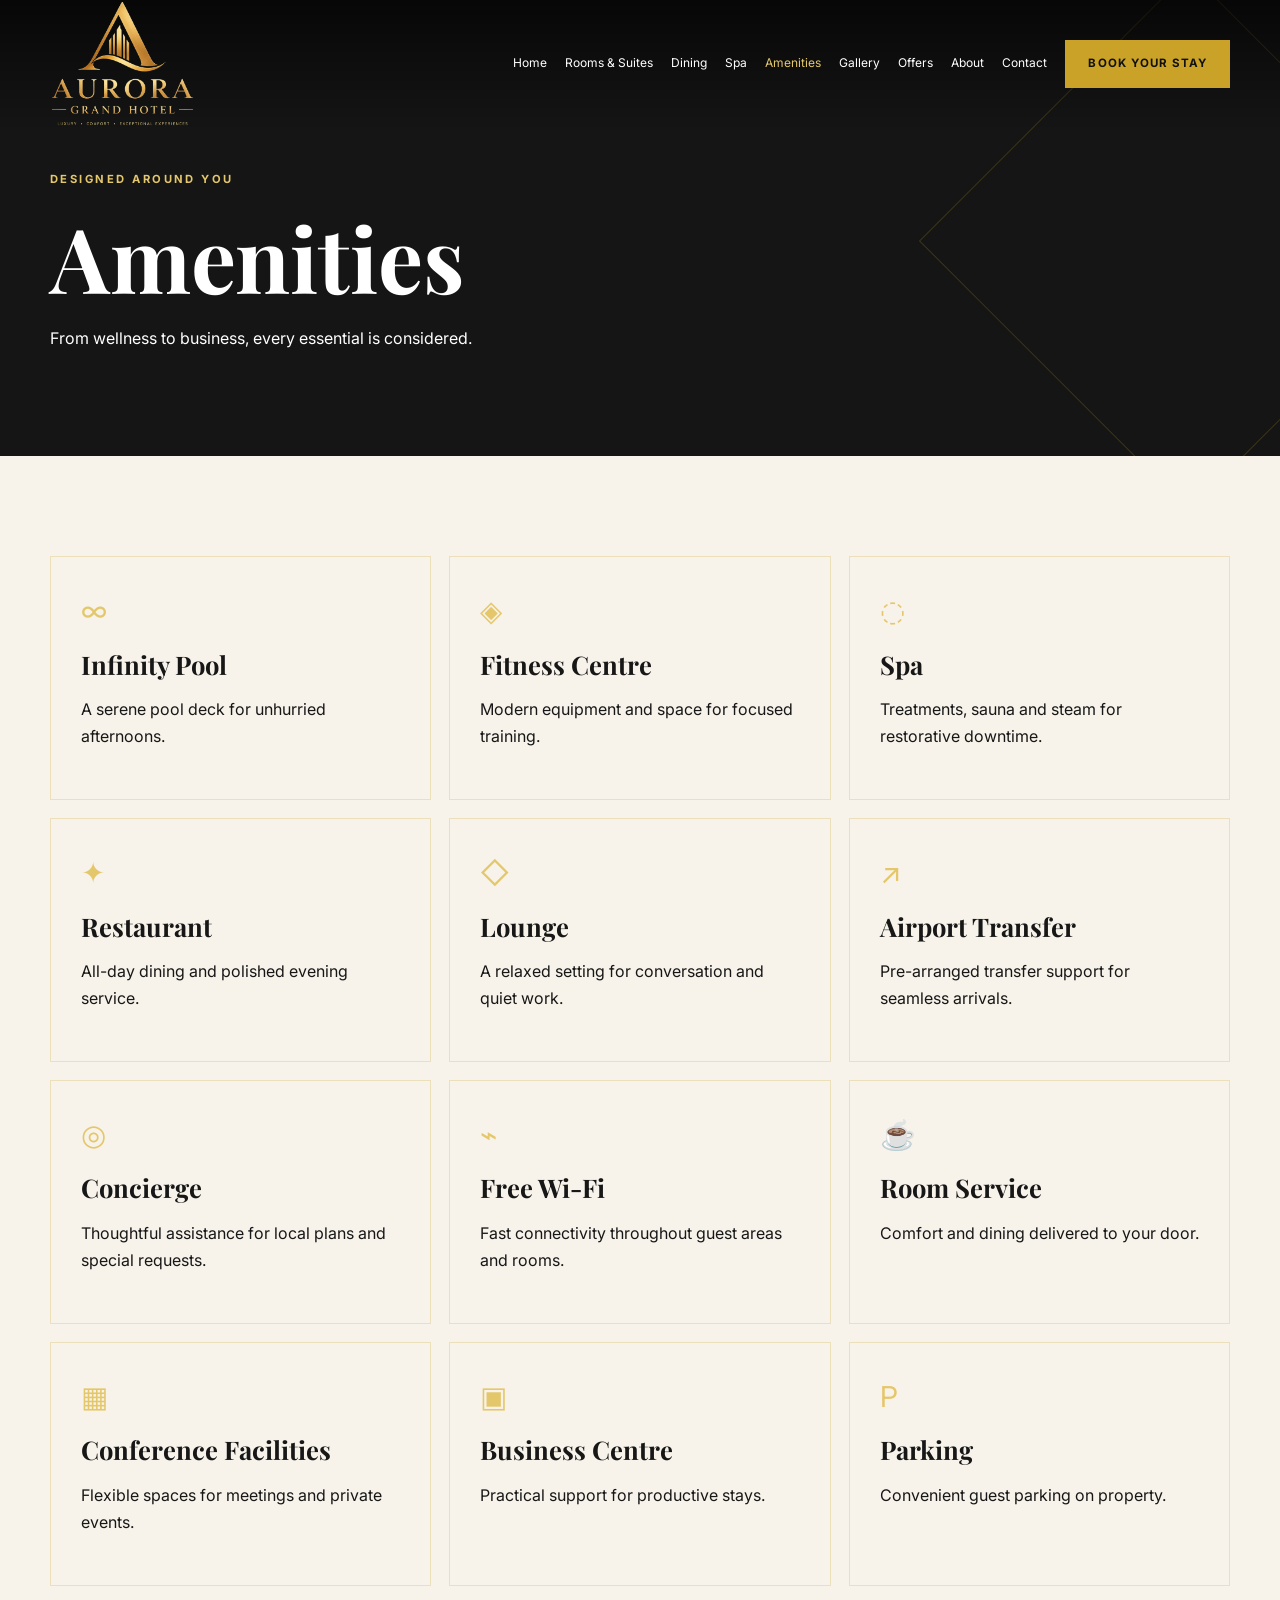
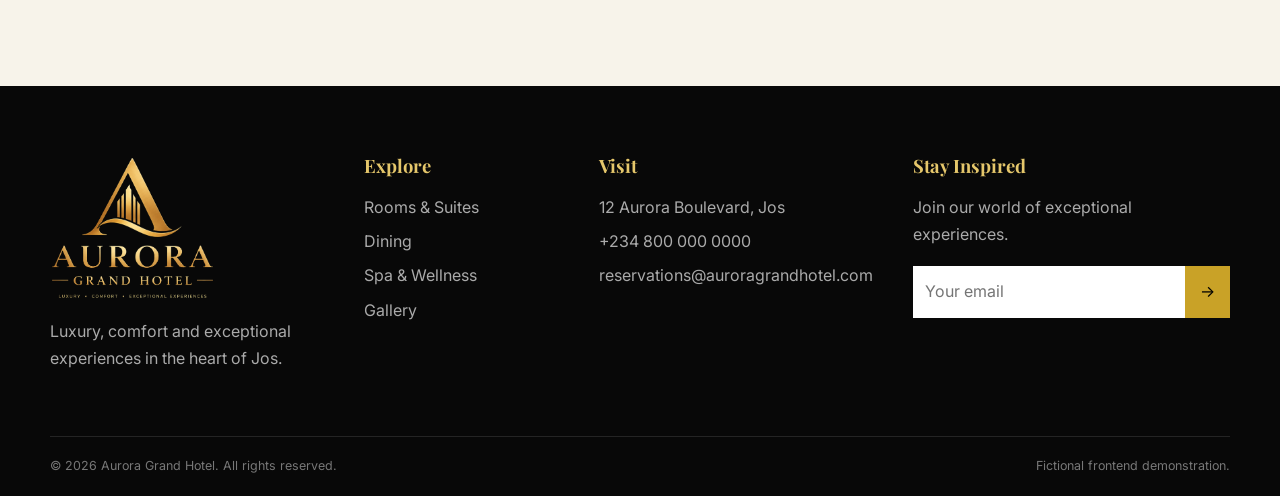
<file: amenities.html>
<!doctype html><html lang="en"><head><meta charset="utf-8"><meta name="viewport" content="width=device-width,initial-scale=1"><title>Amenities | Aurora Grand Hotel</title><meta name="description" content="Explore the facilities and services designed to make every Aurora Grand Hotel stay effortless."><meta property="og:title" content="Amenities | Aurora Grand Hotel"><meta property="og:description" content="Explore the facilities and services designed to make every Aurora Grand Hotel stay effortless."><meta property="og:type" content="website"><link rel="canonical" href="https://YOUR-DOMAIN.example/amenities.html"><link rel="stylesheet" href="style.css"><link rel="stylesheet" href="responsive.css"><link rel="stylesheet" href="animations.css"><script type="application/ld+json">{"@context":"https://schema.org","@type":"Hotel","name":"Aurora Grand Hotel","address":{"@type":"PostalAddress","streetAddress":"12 Aurora Boulevard","addressLocality":"Jos","addressRegion":"Plateau State","addressCountry":"NG"},"telephone":"+234 800 000 0000"}</script></head><body><a class="skip-link" href="#main-content">Skip to content</a><header class="site-header"><div class="container nav-wrap"><a class="brand" href="index.html"><img src="aurora-grand-logo.png" alt="Aurora Grand Hotel"></a><button class="nav-toggle" aria-label="Open navigation" aria-expanded="false">☰</button><nav aria-label="Primary navigation"><ul class="nav-list"><li><a href="index.html" >Home</a></li><li><a href="rooms.html" >Rooms & Suites</a></li><li><a href="dining.html" >Dining</a></li><li><a href="spa.html" >Spa</a></li><li><a href="amenities.html" aria-current=page>Amenities</a></li><li><a href="gallery.html" >Gallery</a></li><li><a href="offers.html" >Offers</a></li><li><a href="about.html" >About</a></li><li><a href="contact.html" >Contact</a></li><li><a class="btn btn-gold" href="reservation.html">Book Your Stay</a></li></ul></nav></div></header><main id="main-content"><section class="page-hero"><div class="container"><div class="eyebrow">Designed around you</div><h1>Amenities</h1><p>From wellness to business, every essential is considered.</p></div></section><section class="section"><div class="container"><div class="feature-grid"><article class="feature reveal"><div class="feature-icon">∞</div><h3>Infinity Pool</h3><p>A serene pool deck for unhurried afternoons.</p></article><article class="feature reveal"><div class="feature-icon">◈</div><h3>Fitness Centre</h3><p>Modern equipment and space for focused training.</p></article><article class="feature reveal"><div class="feature-icon">◌</div><h3>Spa</h3><p>Treatments, sauna and steam for restorative downtime.</p></article><article class="feature reveal"><div class="feature-icon">✦</div><h3>Restaurant</h3><p>All-day dining and polished evening service.</p></article><article class="feature reveal"><div class="feature-icon">◇</div><h3>Lounge</h3><p>A relaxed setting for conversation and quiet work.</p></article><article class="feature reveal"><div class="feature-icon">↗</div><h3>Airport Transfer</h3><p>Pre-arranged transfer support for seamless arrivals.</p></article><article class="feature reveal"><div class="feature-icon">◎</div><h3>Concierge</h3><p>Thoughtful assistance for local plans and special requests.</p></article><article class="feature reveal"><div class="feature-icon">⌁</div><h3>Free Wi-Fi</h3><p>Fast connectivity throughout guest areas and rooms.</p></article><article class="feature reveal"><div class="feature-icon">☕</div><h3>Room Service</h3><p>Comfort and dining delivered to your door.</p></article><article class="feature reveal"><div class="feature-icon">▦</div><h3>Conference Facilities</h3><p>Flexible spaces for meetings and private events.</p></article><article class="feature reveal"><div class="feature-icon">▣</div><h3>Business Centre</h3><p>Practical support for productive stays.</p></article><article class="feature reveal"><div class="feature-icon">P</div><h3>Parking</h3><p>Convenient guest parking on property.</p></article></div></div></section></main><footer class="footer"><div class="container"><div class="footer-grid"><div><a class="brand" href="index.html"><img src="aurora-grand-logo.png" alt="Aurora Grand Hotel"></a><p style="color:#aaa;margin-top:18px">Luxury, comfort and exceptional experiences in the heart of Jos.</p></div><div><h3>Explore</h3><ul><li><a href="rooms.html">Rooms & Suites</a></li><li><a href="dining.html">Dining</a></li><li><a href="spa.html">Spa & Wellness</a></li><li><a href="gallery.html">Gallery</a></li></ul></div><div><h3>Visit</h3><ul><li>12 Aurora Boulevard, Jos</li><li><a href="tel:+2348000000000">+234 800 000 0000</a></li><li><a href="mailto:reservations@auroragrandhotel.com">reservations@auroragrandhotel.com</a></li></ul></div><div><h3>Stay Inspired</h3><p style="color:#aaa">Join our world of exceptional experiences.</p><form class="newsletter js-demo-form"><input type="email" required placeholder="Your email" aria-label="Email address"><button>→</button></form><div class="form-notice" aria-live="polite"></div></div></div><div class="footer-bottom"><span>© 2026 Aurora Grand Hotel. All rights reserved.</span><span>Fictional frontend demonstration.</span></div></div></footer><button class="to-top" aria-label="Scroll to top">↑</button><script src="main.js"></script><script src="navigation.js"></script><script src="animations.js"></script></body></html>
</file>
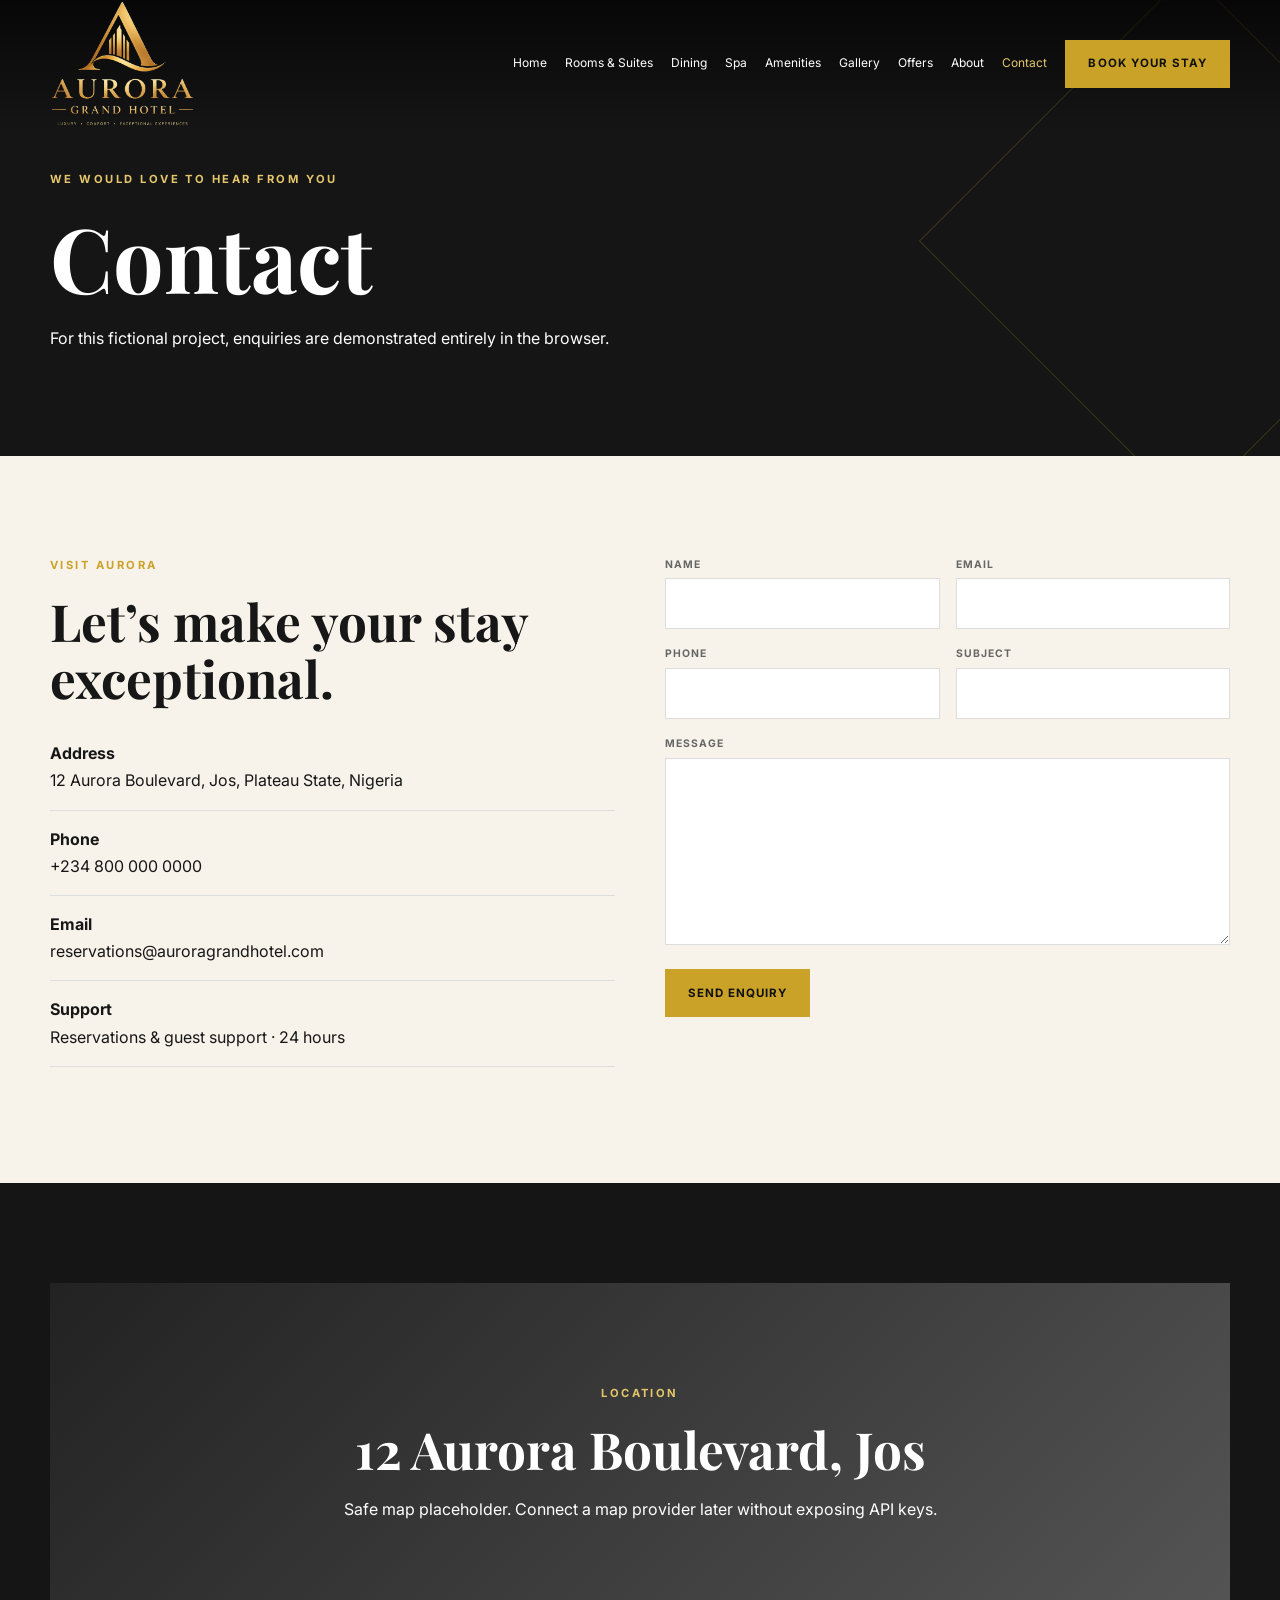
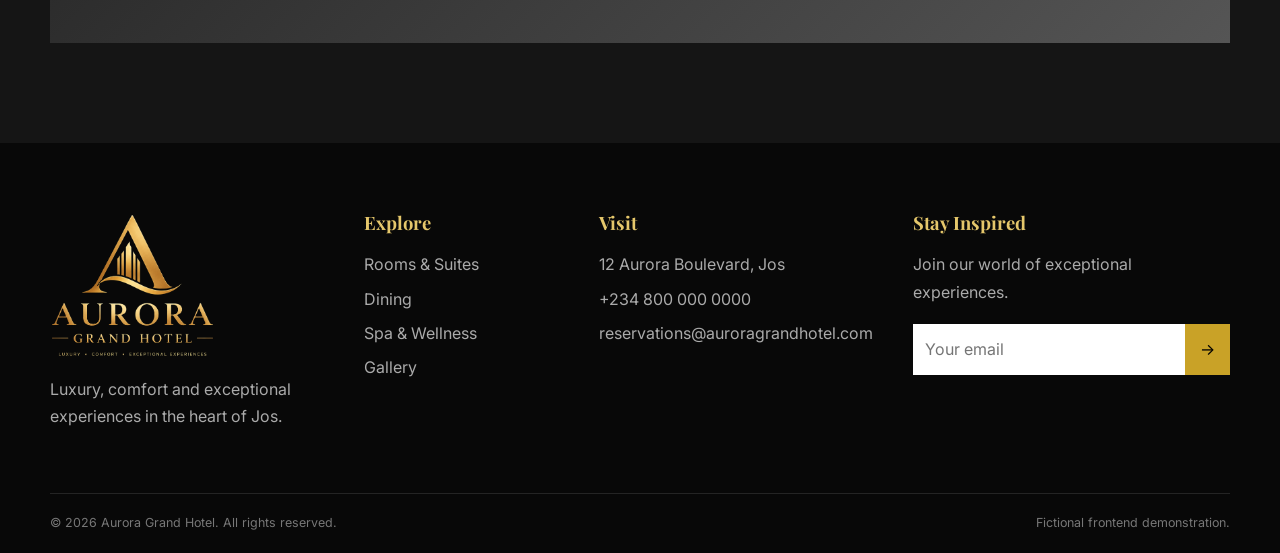
<file: contact.html>
<!doctype html><html lang="en"><head><meta charset="utf-8"><meta name="viewport" content="width=device-width,initial-scale=1"><title>Contact | Aurora Grand Hotel</title><meta name="description" content="Contact Aurora Grand Hotel for accommodation, dining, wellness and event enquiries."><meta property="og:title" content="Contact | Aurora Grand Hotel"><meta property="og:description" content="Contact Aurora Grand Hotel for accommodation, dining, wellness and event enquiries."><meta property="og:type" content="website"><link rel="canonical" href="https://YOUR-DOMAIN.example/contact.html"><link rel="stylesheet" href="style.css"><link rel="stylesheet" href="responsive.css"><link rel="stylesheet" href="animations.css"><script type="application/ld+json">{"@context":"https://schema.org","@type":"Hotel","name":"Aurora Grand Hotel","address":{"@type":"PostalAddress","streetAddress":"12 Aurora Boulevard","addressLocality":"Jos","addressRegion":"Plateau State","addressCountry":"NG"},"telephone":"+234 800 000 0000"}</script></head><body><a class="skip-link" href="#main-content">Skip to content</a><header class="site-header"><div class="container nav-wrap"><a class="brand" href="index.html"><img src="aurora-grand-logo.png" alt="Aurora Grand Hotel"></a><button class="nav-toggle" aria-label="Open navigation" aria-expanded="false">☰</button><nav aria-label="Primary navigation"><ul class="nav-list"><li><a href="index.html" >Home</a></li><li><a href="rooms.html" >Rooms & Suites</a></li><li><a href="dining.html" >Dining</a></li><li><a href="spa.html" >Spa</a></li><li><a href="amenities.html" >Amenities</a></li><li><a href="gallery.html" >Gallery</a></li><li><a href="offers.html" >Offers</a></li><li><a href="about.html" >About</a></li><li><a href="contact.html" aria-current=page>Contact</a></li><li><a class="btn btn-gold" href="reservation.html">Book Your Stay</a></li></ul></nav></div></header><main id="main-content"><section class="page-hero"><div class="container"><div class="eyebrow">We would love to hear from you</div><h1>Contact</h1><p>For this fictional project, enquiries are demonstrated entirely in the browser.</p></div></section><section class="section"><div class="container contact-grid"><div><div class="eyebrow" style="color:var(--gold)">Visit Aurora</div><h2>Let’s make your stay exceptional.</h2><ul class="contact-list"><li><strong>Address</strong><br>12 Aurora Boulevard, Jos, Plateau State, Nigeria</li><li><strong>Phone</strong><br><a href="tel:+2348000000000">+234 800 000 0000</a></li><li><strong>Email</strong><br><a href="mailto:reservations@auroragrandhotel.com">reservations@auroragrandhotel.com</a></li><li><strong>Support</strong><br>Reservations & guest support · 24 hours</li></ul></div><div><form class="form-grid js-demo-form"><div class="field"><label>Name</label><input required></div><div class="field"><label>Email</label><input type="email" required></div><div class="field"><label>Phone</label><input type="tel" required></div><div class="field"><label>Subject</label><input required></div><div class="field full"><label>Message</label><textarea rows="6" required></textarea></div><div class="full"><button class="btn btn-gold">Send Enquiry</button></div></form><div class="form-notice" aria-live="polite"></div></div></div></section><section class="section section-dark"><div class="container"><div class="map-placeholder"><div><div class="eyebrow">Location</div><h2>12 Aurora Boulevard, Jos</h2><p>Safe map placeholder. Connect a map provider later without exposing API keys.</p></div></div></div></section></main><footer class="footer"><div class="container"><div class="footer-grid"><div><a class="brand" href="index.html"><img src="aurora-grand-logo.png" alt="Aurora Grand Hotel"></a><p style="color:#aaa;margin-top:18px">Luxury, comfort and exceptional experiences in the heart of Jos.</p></div><div><h3>Explore</h3><ul><li><a href="rooms.html">Rooms & Suites</a></li><li><a href="dining.html">Dining</a></li><li><a href="spa.html">Spa & Wellness</a></li><li><a href="gallery.html">Gallery</a></li></ul></div><div><h3>Visit</h3><ul><li>12 Aurora Boulevard, Jos</li><li><a href="tel:+2348000000000">+234 800 000 0000</a></li><li><a href="mailto:reservations@auroragrandhotel.com">reservations@auroragrandhotel.com</a></li></ul></div><div><h3>Stay Inspired</h3><p style="color:#aaa">Join our world of exceptional experiences.</p><form class="newsletter js-demo-form"><input type="email" required placeholder="Your email" aria-label="Email address"><button>→</button></form><div class="form-notice" aria-live="polite"></div></div></div><div class="footer-bottom"><span>© 2026 Aurora Grand Hotel. All rights reserved.</span><span>Fictional frontend demonstration.</span></div></div></footer><button class="to-top" aria-label="Scroll to top">↑</button><script src="main.js"></script><script src="navigation.js"></script><script src="animations.js"></script></body></html>
</file>
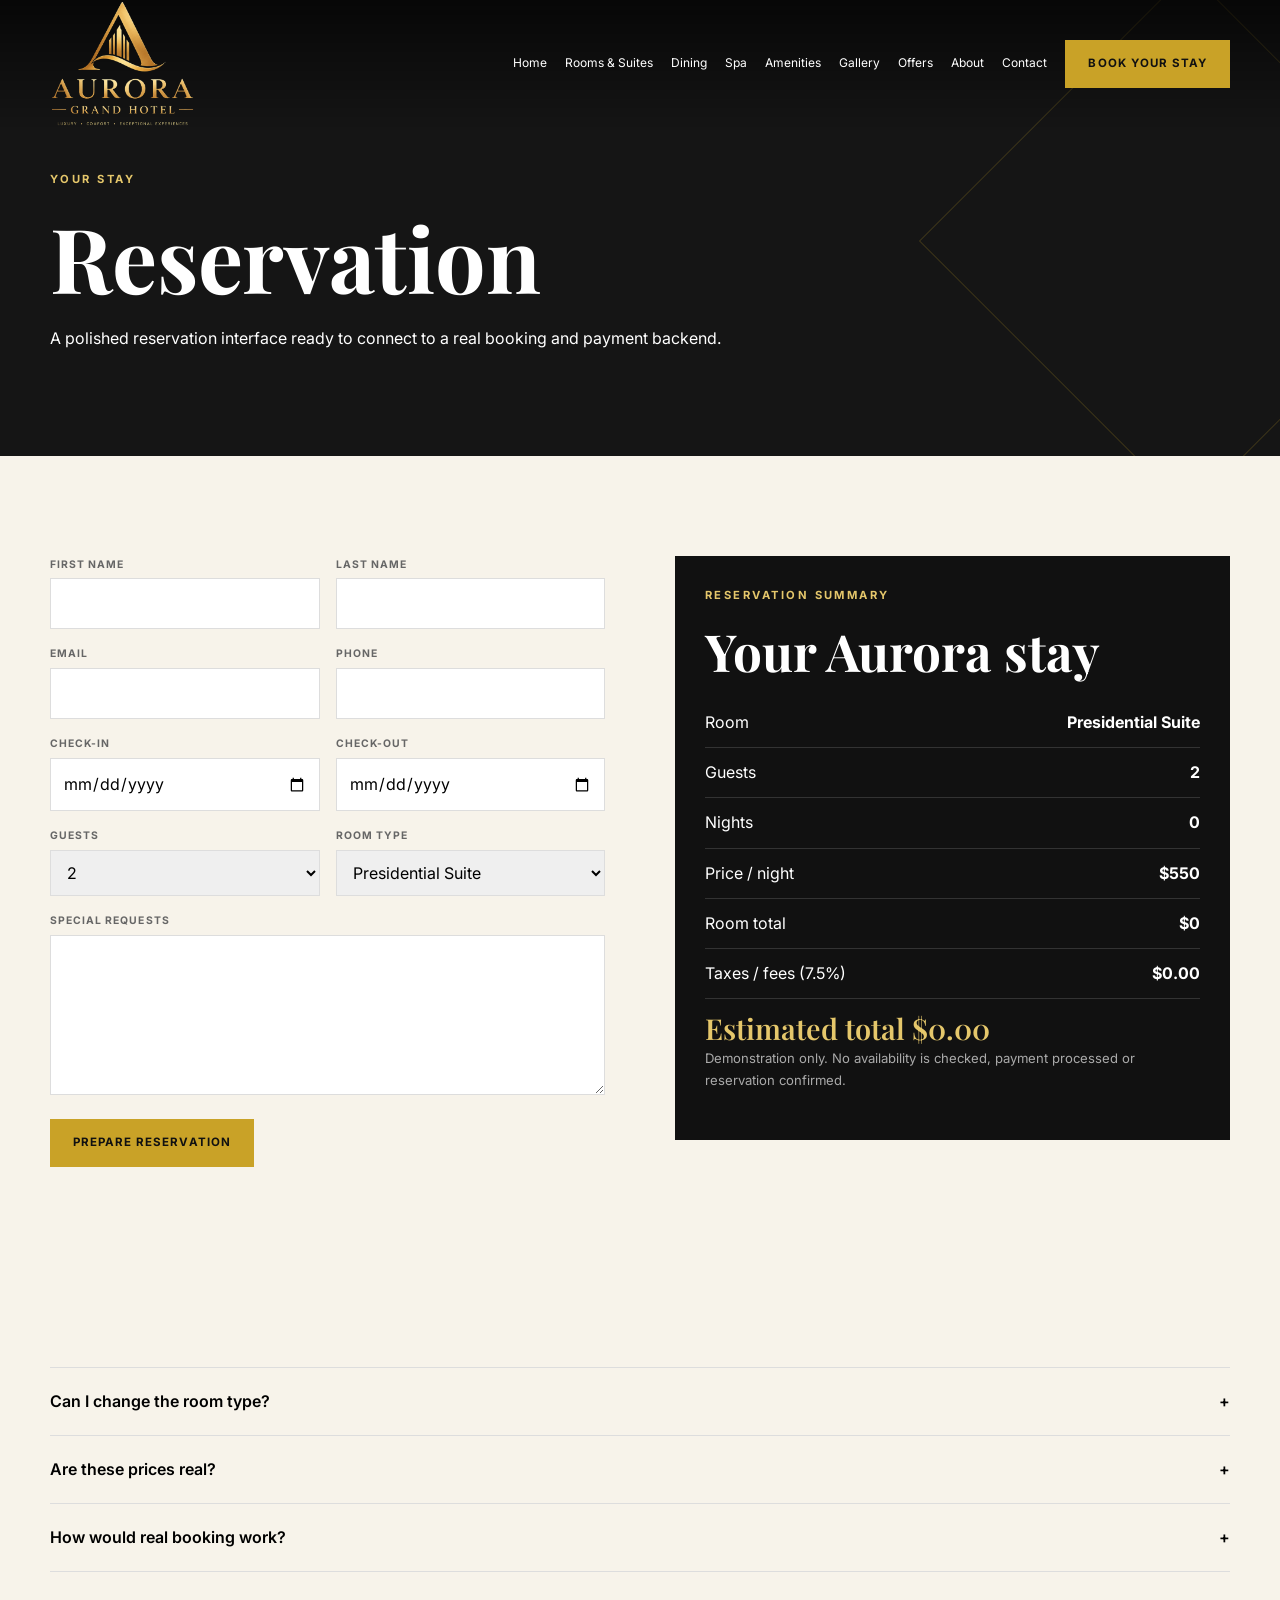
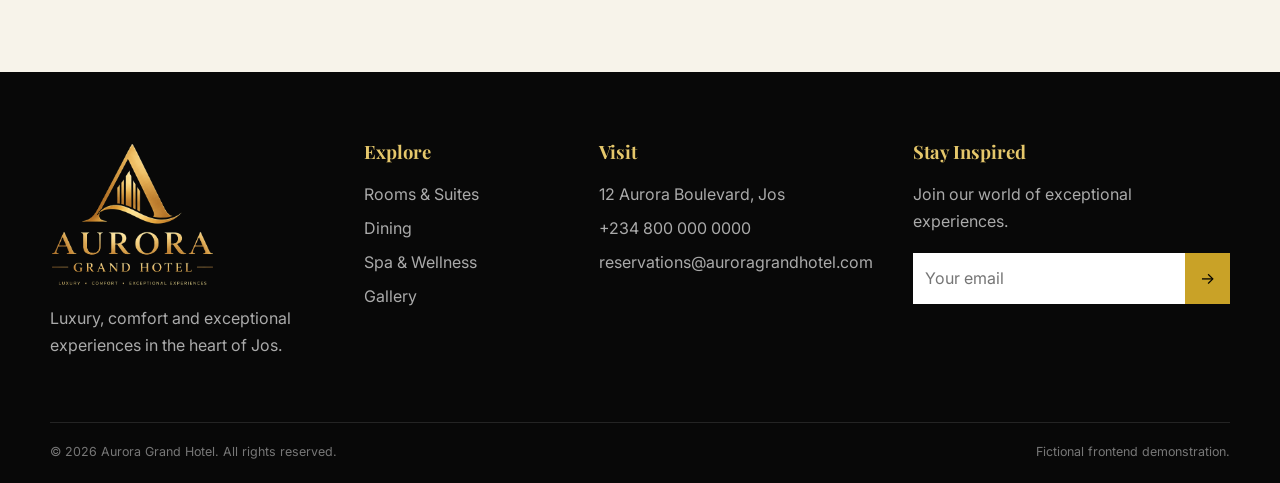
<file: reservation.html>
<!doctype html><html lang="en"><head><meta charset="utf-8"><meta name="viewport" content="width=device-width,initial-scale=1"><title>Reservation | Aurora Grand Hotel</title><meta name="description" content="Prepare a frontend reservation request for an Aurora Grand Hotel room."><meta property="og:title" content="Reservation | Aurora Grand Hotel"><meta property="og:description" content="Prepare a frontend reservation request for an Aurora Grand Hotel room."><meta property="og:type" content="website"><link rel="canonical" href="https://YOUR-DOMAIN.example/reservation.html"><link rel="stylesheet" href="style.css"><link rel="stylesheet" href="responsive.css"><link rel="stylesheet" href="animations.css"><script type="application/ld+json">{"@context":"https://schema.org","@type":"Hotel","name":"Aurora Grand Hotel","address":{"@type":"PostalAddress","streetAddress":"12 Aurora Boulevard","addressLocality":"Jos","addressRegion":"Plateau State","addressCountry":"NG"},"telephone":"+234 800 000 0000"}</script></head><body><a class="skip-link" href="#main-content">Skip to content</a><header class="site-header"><div class="container nav-wrap"><a class="brand" href="index.html"><img src="aurora-grand-logo.png" alt="Aurora Grand Hotel"></a><button class="nav-toggle" aria-label="Open navigation" aria-expanded="false">☰</button><nav aria-label="Primary navigation"><ul class="nav-list"><li><a href="index.html" >Home</a></li><li><a href="rooms.html" >Rooms & Suites</a></li><li><a href="dining.html" >Dining</a></li><li><a href="spa.html" >Spa</a></li><li><a href="amenities.html" >Amenities</a></li><li><a href="gallery.html" >Gallery</a></li><li><a href="offers.html" >Offers</a></li><li><a href="about.html" >About</a></li><li><a href="contact.html" >Contact</a></li><li><a class="btn btn-gold" href="reservation.html">Book Your Stay</a></li></ul></nav></div></header><main id="main-content"><section class="page-hero"><div class="container"><div class="eyebrow">Your stay</div><h1>Reservation</h1><p>A polished reservation interface ready to connect to a real booking and payment backend.</p></div></section><section class="section"><div class="container split" style="align-items:start"><div><form id="reservation-form" class="form-grid"><div class="field"><label>First name</label><input name="first" required></div><div class="field"><label>Last name</label><input name="last" required></div><div class="field"><label>Email</label><input name="email" type="email" required></div><div class="field"><label>Phone</label><input name="phone" required></div><div class="field"><label>Check-in</label><input name="checkin" type="date" required></div><div class="field"><label>Check-out</label><input name="checkout" type="date" required></div><div class="field"><label>Guests</label><select name="guests"><option>1</option><option selected>2</option><option>3</option><option>4</option></select></div><div class="field"><label>Room type</label><select name="room"><option value="deluxe">Deluxe King Room</option><option value="executive">Executive Suite</option><option value="presidential" selected>Presidential Suite</option><option value="penthouse">Royal Penthouse</option></select></div><div class="field full"><label>Special requests</label><textarea name="requests" rows="5"></textarea></div><div class="full"><button class="btn btn-gold">Prepare Reservation</button></div></form><div id="reservation-notice" aria-live="polite"></div></div><aside class="summary"><div class="eyebrow">Reservation summary</div><h2>Your Aurora stay</h2><div class="summary-row"><span>Room</span><strong id="sum-room">Presidential Suite</strong></div><div class="summary-row"><span>Guests</span><strong id="sum-guests">2</strong></div><div class="summary-row"><span>Nights</span><strong id="sum-nights">0</strong></div><div class="summary-row"><span>Price / night</span><strong id="sum-rate">$550</strong></div><div class="summary-row"><span>Room total</span><strong id="sum-subtotal">$0</strong></div><div class="summary-row"><span>Taxes / fees (7.5%)</span><strong id="sum-tax">$0</strong></div><div class="summary-total">Estimated total <span id="sum-total">$0</span></div><p style="color:#aaa;font-size:.82rem">Demonstration only. No availability is checked, payment processed or reservation confirmed.</p></aside></div></section><section class="section"><div class="container faq"><div class="faq-item"><button class="faq-q" aria-expanded="false">Can I change the room type? <span>+</span></button><div class="faq-a">Yes. Select another room and the illustrative total updates immediately.</div></div><div class="faq-item"><button class="faq-q" aria-expanded="false">Are these prices real? <span>+</span></button><div class="faq-a">No. They are example rates from the supplied project brief.</div></div><div class="faq-item"><button class="faq-q" aria-expanded="false">How would real booking work? <span>+</span></button><div class="faq-a">A production system would send validated data to a secure backend connected to a property-management/reservation system and payment provider.</div></div></div></section></main><footer class="footer"><div class="container"><div class="footer-grid"><div><a class="brand" href="index.html"><img src="aurora-grand-logo.png" alt="Aurora Grand Hotel"></a><p style="color:#aaa;margin-top:18px">Luxury, comfort and exceptional experiences in the heart of Jos.</p></div><div><h3>Explore</h3><ul><li><a href="rooms.html">Rooms & Suites</a></li><li><a href="dining.html">Dining</a></li><li><a href="spa.html">Spa & Wellness</a></li><li><a href="gallery.html">Gallery</a></li></ul></div><div><h3>Visit</h3><ul><li>12 Aurora Boulevard, Jos</li><li><a href="tel:+2348000000000">+234 800 000 0000</a></li><li><a href="mailto:reservations@auroragrandhotel.com">reservations@auroragrandhotel.com</a></li></ul></div><div><h3>Stay Inspired</h3><p style="color:#aaa">Join our world of exceptional experiences.</p><form class="newsletter js-demo-form"><input type="email" required placeholder="Your email" aria-label="Email address"><button>→</button></form><div class="form-notice" aria-live="polite"></div></div></div><div class="footer-bottom"><span>© 2026 Aurora Grand Hotel. All rights reserved.</span><span>Fictional frontend demonstration.</span></div></div></footer><button class="to-top" aria-label="Scroll to top">↑</button><script src="main.js"></script><script src="navigation.js"></script><script src="animations.js"></script><script src="reservation.js"></script></body></html>
</file>
<file: style.css>
@import url('https://fonts.googleapis.com/css2?family=Inter:wght@400;500;600;700&family=Playfair+Display:wght@500;600;700&display=swap');
:root{--black:#0B0B0B;--charcoal:#151515;--gold:#C9A227;--gold-soft:#E5C76B;--ivory:#F7F3EA;--white:#fff;--muted:#A7A7A7;--line:rgba(201,162,39,.28);--max:1180px;--shadow:0 20px 60px rgba(0,0,0,.18)}
*{box-sizing:border-box}html{scroll-behavior:smooth}body{margin:0;background:var(--ivory);color:#171717;font:400 16px/1.7 Inter,Arial,sans-serif}body.nav-open{overflow:hidden}img{max-width:100%;display:block}a{color:inherit;text-decoration:none}button,input,select,textarea{font:inherit}button{cursor:pointer}
h1,h2,h3,h4{font-family:"Playfair Display",Georgia,serif;line-height:1.12;margin:0 0 18px}h1{font-size:clamp(3rem,7vw,6.5rem)}h2{font-size:clamp(2.25rem,4vw,4rem)}h3{font-size:1.6rem}p{margin:0 0 18px}.container{width:min(calc(100% - 40px),var(--max));margin:auto}.skip-link{position:fixed;left:16px;top:-60px;background:var(--gold);padding:10px 16px;z-index:9999}.skip-link:focus{top:16px}
.site-header{position:fixed;inset:0 0 auto;z-index:1000;color:#fff;transition:.3s;background:linear-gradient(180deg,rgba(0,0,0,.65),transparent)}.site-header.scrolled{background:rgba(11,11,11,.97);box-shadow:0 8px 30px rgba(0,0,0,.2)}.nav-wrap{min-height:82px;display:flex;align-items:center;justify-content:space-between;gap:28px}.brand img{width:145px}.nav-toggle{display:none;background:none;border:1px solid #aaa;color:#fff;padding:9px 11px}.nav-list{display:flex;align-items:center;gap:18px;list-style:none;margin:0;padding:0;font-size:.75rem}.nav-list a:hover,.nav-list a[aria-current=page]{color:var(--gold-soft)}
.btn{display:inline-flex;align-items:center;justify-content:center;border:1px solid var(--gold);padding:13px 22px;min-height:48px;text-transform:uppercase;letter-spacing:.09em;font-size:.72rem;font-weight:700;transition:.25s}.btn-gold{background:var(--gold);color:#111}.btn-gold:hover{background:var(--gold-soft);transform:translateY(-2px)}.btn-outline{background:transparent}.btn-outline:hover{background:var(--gold);color:#111}
.hero{min-height:760px;display:grid;place-items:center;position:relative;color:#fff;background:#111 center/cover no-repeat}.hero:before{content:"";position:absolute;inset:0;background:linear-gradient(90deg,rgba(0,0,0,.75),rgba(0,0,0,.3)),linear-gradient(0deg,rgba(0,0,0,.6),transparent 55%)}.hero-content{position:relative;padding:140px 0 110px;max-width:850px}.eyebrow{color:var(--gold-soft);text-transform:uppercase;letter-spacing:.22em;font-size:.7rem;font-weight:700;margin-bottom:18px}.hero p{max-width:680px;font-size:1.1rem;color:#ddd}.hero-actions{display:flex;gap:12px;flex-wrap:wrap;margin-top:28px}.scroll-cue{position:absolute;bottom:24px;left:50%;transform:translateX(-50%);font-size:.65rem;text-transform:uppercase;letter-spacing:.18em}.scroll-cue:after{content:"";display:block;width:1px;height:45px;background:var(--gold);margin:8px auto}
.section{padding:100px 0}.section-dark{background:var(--charcoal);color:#fff}.section-head{max-width:720px;margin-bottom:46px}.section-head.center{text-align:center;margin:auto auto 46px}.section-head p{color:#666}.section-dark .section-head p{color:#bbb}.gold-line{width:58px;height:1px;background:var(--gold);margin:20px 0}.center .gold-line{margin:auto}
.split{display:grid;grid-template-columns:1fr 1fr;gap:70px;align-items:center}.image-frame{position:relative}.image-frame:after{content:"";position:absolute;inset:18px -18px -18px 18px;border:1px solid var(--gold);z-index:0}.image-frame img{position:relative;z-index:1;aspect-ratio:4/5;object-fit:cover}
.cards{display:grid;grid-template-columns:repeat(3,1fr);gap:24px}.cards.four{grid-template-columns:repeat(4,1fr)}.card{background:#fff;box-shadow:0 12px 40px rgba(0,0,0,.07);border:1px solid #eee;overflow:hidden}.dark-card{background:#1d1d1d;color:#fff}.card-image{overflow:hidden}.card-image img{width:100%;aspect-ratio:4/3;object-fit:cover;transition:.5s}.card:hover img{transform:scale(1.04)}.card-body{padding:26px}.card-body p{color:#666;font-size:.92rem}.dark-card p{color:#bbb}.price{font:600 1.25rem "Playfair Display";color:var(--gold);margin:15px 0}.meta{display:flex;gap:16px;flex-wrap:wrap;color:#666;font-size:.78rem;margin:16px 0}.card-actions{display:flex;gap:8px;flex-wrap:wrap}
.booking-bar{position:relative;z-index:10;margin:-45px auto 0;width:min(calc(100% - 40px),1100px);background:#fff;box-shadow:var(--shadow);padding:18px;display:grid;grid-template-columns:1.2fr 1.2fr 1fr 1fr auto;gap:12px}.field label{display:block;text-transform:uppercase;letter-spacing:.1em;font-size:.65rem;font-weight:700;margin-bottom:5px;color:#666}.field input,.field select,.field textarea{width:100%;border:1px solid #ddd;padding:11px 12px;outline:none}.field input:focus,.field select:focus,.field textarea:focus{border-color:var(--gold);box-shadow:0 0 0 2px rgba(201,162,39,.12)}
.notice{padding:14px 16px;border-left:3px solid var(--gold);background:#f1eadb;margin:20px 0;font-size:.9rem}.notice.success{background:#e9f4eb;border-color:#4b8f5b}.notice.error{background:#fae8e5;border-color:#b14b3c}.page-hero{padding:170px 0 85px;background:var(--charcoal);color:#fff;position:relative;overflow:hidden}.page-hero:after{content:"";position:absolute;width:380px;height:380px;border:1px solid var(--gold);right:-100px;top:50px;transform:rotate(45deg);opacity:.22}
.feature-grid{display:grid;grid-template-columns:repeat(3,1fr);gap:18px}.feature{padding:30px;border:1px solid rgba(201,162,39,.24);background:rgba(255,255,255,.02)}.feature-icon{font-size:1.8rem;color:var(--gold-soft);margin-bottom:14px}.stats{display:grid;grid-template-columns:repeat(4,1fr);gap:1px;background:var(--line)}.stat{background:var(--charcoal);padding:26px;text-align:center}.stat strong{display:block;font:600 2.2rem "Playfair Display";color:var(--gold-soft)}
.filters{display:flex;gap:8px;flex-wrap:wrap;margin-bottom:30px}.filter-btn{background:transparent;border:1px solid #ccc;padding:9px 15px;font-size:.72rem;text-transform:uppercase}.filter-btn.active,.filter-btn:hover{background:var(--gold);border-color:var(--gold)}.gallery-grid{display:grid;grid-template-columns:repeat(4,1fr);gap:12px}.gallery-item{border:0;padding:0;background:#111;overflow:hidden}.gallery-item img{width:100%;aspect-ratio:1;object-fit:cover;transition:.45s}.gallery-item:hover img{transform:scale(1.05)}.gallery-item.is-hidden{display:none}
.lightbox{position:fixed;inset:0;background:rgba(0,0,0,.94);z-index:2000;display:none;align-items:center;justify-content:center;padding:30px}.lightbox.open{display:flex}.lightbox img{max-width:92vw;max-height:82vh}.lightbox button{position:absolute;background:none;border:1px solid #777;color:#fff;width:45px;height:45px}.lightbox .close{top:25px;right:25px}.lightbox .prev{left:25px}.lightbox .next{right:25px}
.form-grid{display:grid;grid-template-columns:repeat(2,1fr);gap:16px}.full{grid-column:1/-1}.summary{background:#111;color:#fff;padding:30px;position:sticky;top:110px}.summary-row{display:flex;justify-content:space-between;gap:20px;border-bottom:1px solid #333;padding:11px 0}.summary-total{font:600 1.8rem "Playfair Display";color:var(--gold-soft);margin-top:10px}.chips{display:flex;flex-wrap:wrap;gap:8px}.chip{padding:7px 11px;border:1px solid #ddd;font-size:.75rem}
.timeline-item{display:grid;grid-template-columns:140px 1fr;gap:30px;padding:30px 0;border-bottom:1px solid #ddd}.timeline-year{font:600 1.5rem "Playfair Display";color:var(--gold)}.testimonial{max-width:760px;margin:auto;text-align:center}.quote{font:1.6rem/1.5 "Playfair Display"}.dots{display:flex;justify-content:center;gap:7px;margin-top:20px}.dot{width:8px;height:8px;border:0;border-radius:50%;background:#888}.dot.active{background:var(--gold)}
.faq{border-top:1px solid #ddd}.faq-item{border-bottom:1px solid #ddd}.faq-q{width:100%;padding:20px 0;background:none;border:0;text-align:left;display:flex;justify-content:space-between;font-weight:600}.faq-a{display:none;padding:0 0 20px;color:#666}.faq-item.open .faq-a{display:block}.contact-grid{display:grid;grid-template-columns:1fr 1fr;gap:50px}.contact-list{list-style:none;padding:0}.contact-list li{padding:15px 0;border-bottom:1px solid #ddd}.map-placeholder{min-height:360px;background:linear-gradient(135deg,#222,#555);display:grid;place-items:center;color:#fff;text-align:center;padding:30px}
.footer{background:#080808;color:#fff;padding:70px 0 20px}.footer-grid{display:grid;grid-template-columns:1.4fr 1fr 1fr 1.2fr;gap:40px}.footer .brand img{width:165px}.footer h3{font-size:1.15rem;color:var(--gold-soft)}.footer ul{list-style:none;padding:0}.footer li{margin:7px 0;color:#aaa}.newsletter{display:flex}.newsletter input{min-width:0;flex:1;padding:12px;border:0}.newsletter button{border:0;background:var(--gold);padding:0 15px}.footer-bottom{border-top:1px solid #242424;margin-top:45px;padding-top:18px;color:#777;font-size:.78rem;display:flex;justify-content:space-between;gap:20px}.reveal{opacity:0;transform:translateY(24px);transition:.7s}.reveal.visible{opacity:1;transform:none}.to-top{position:fixed;right:18px;bottom:18px;width:44px;height:44px;border:1px solid var(--gold);background:#111;color:#fff;z-index:900;display:none}.to-top.show{display:block}
@media(max-width:1050px){.nav-list{gap:10px}.booking-bar{grid-template-columns:1fr 1fr}.booking-bar .btn{grid-column:1/-1}.cards.four{grid-template-columns:repeat(2,1fr)}.footer-grid{grid-template-columns:repeat(2,1fr)}}@media(max-width:800px){.container{width:min(calc(100% - 28px),var(--max))}.nav-toggle{display:block}.nav-list{position:fixed;inset:82px 0 0;background:#0b0b0b;display:none;flex-direction:column;align-items:stretch;padding:28px;overflow:auto}.nav-list.open{display:flex}.nav-list a{display:block;padding:13px 0}.hero{min-height:700px}.split,.contact-grid{grid-template-columns:1fr;gap:45px}.section{padding:75px 0}.cards,.feature-grid{grid-template-columns:1fr 1fr}.gallery-grid{grid-template-columns:repeat(2,1fr)}.stats{grid-template-columns:repeat(2,1fr)}.form-grid{grid-template-columns:1fr}.full{grid-column:auto}.summary{position:static}}@media(max-width:520px){h1{font-size:3.1rem}.cards,.cards.four,.feature-grid{grid-template-columns:1fr}.booking-bar{grid-template-columns:1fr}.gallery-grid{grid-template-columns:1fr 1fr}.footer-grid{grid-template-columns:1fr}.footer-bottom{flex-direction:column}.timeline-item{grid-template-columns:1fr;gap:5px}}@media(prefers-reduced-motion:reduce){html{scroll-behavior:auto}.reveal{opacity:1;transform:none;transition:none}.card-image img,.gallery-item img{transition:none}}
</file>
<file: responsive.css>
/* Core responsive rules are maintained in style.css. */
</file>
<file: animations.css>
@keyframes fade{from{opacity:0;transform:translateY(14px)}to{opacity:1;transform:none}}.hero-content>*{animation:fade .8s both}@media(prefers-reduced-motion:reduce){.hero-content>*{animation:none}}
</file>
